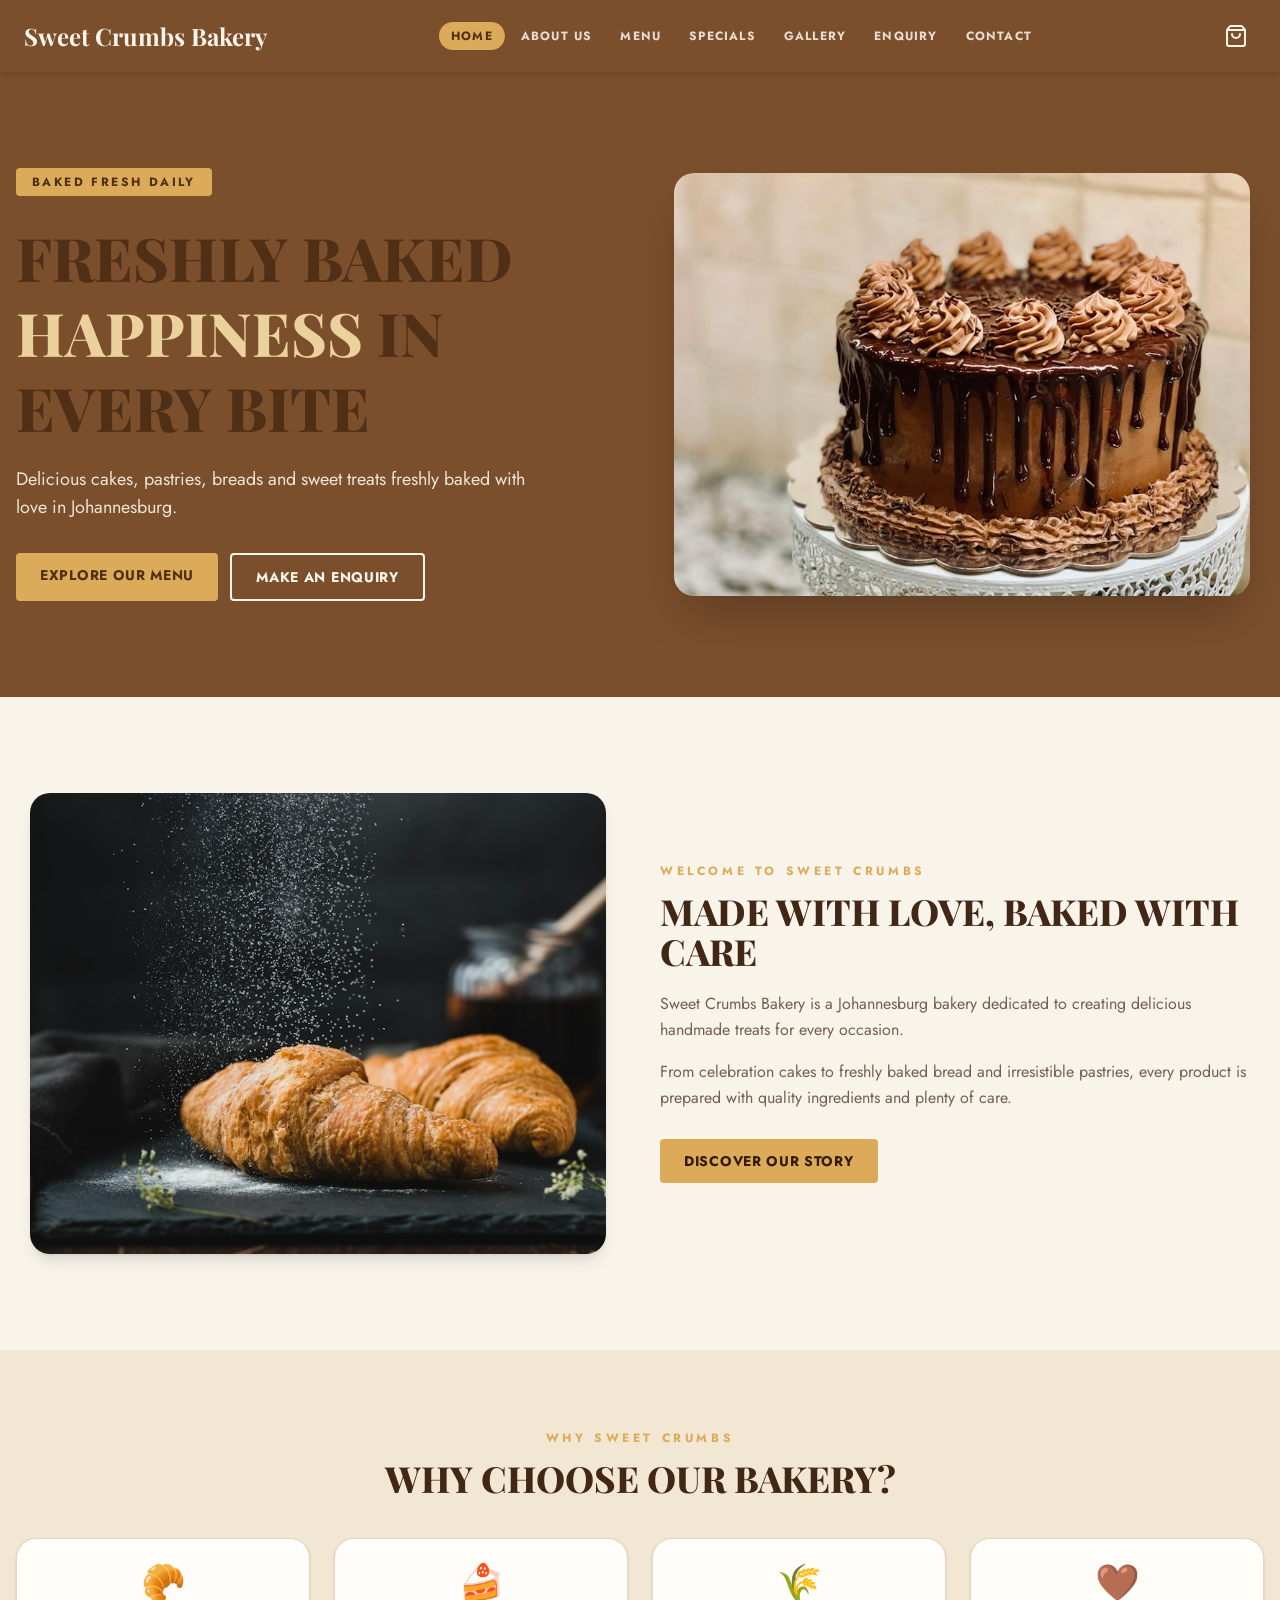
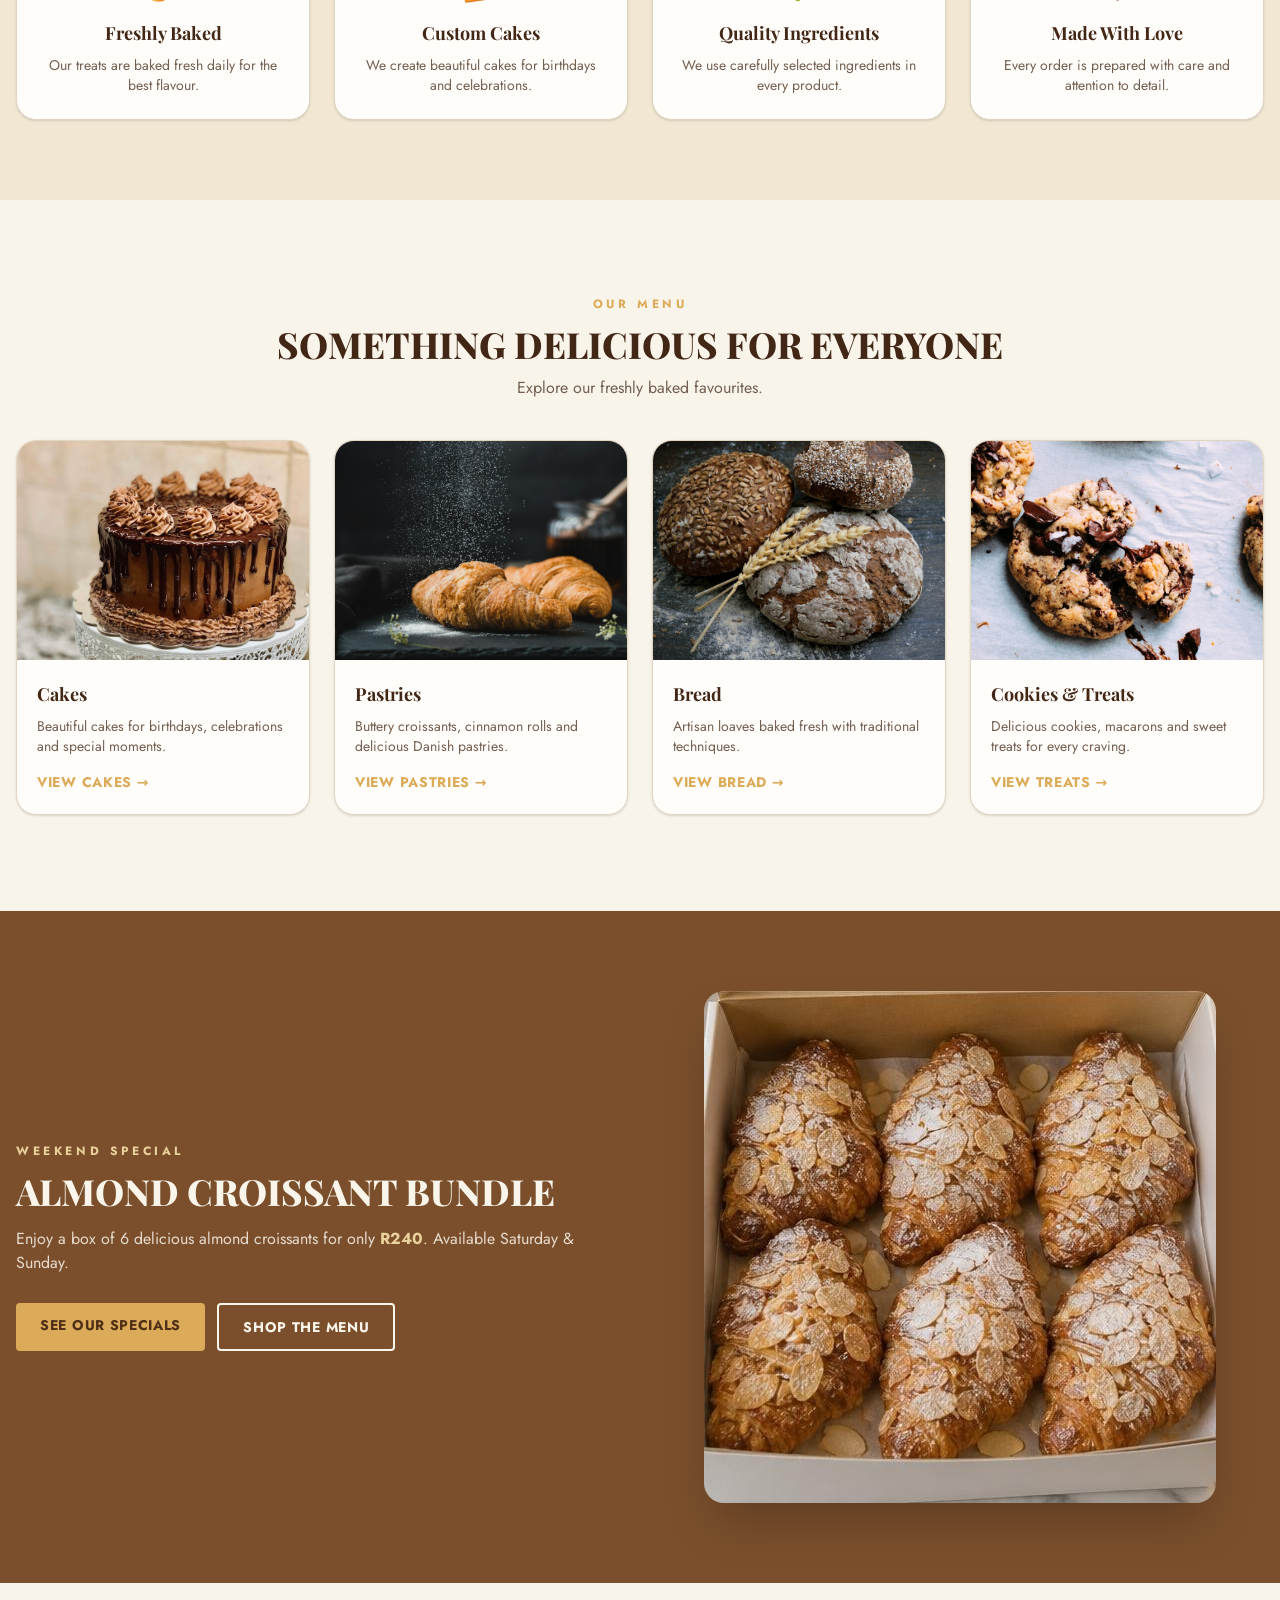
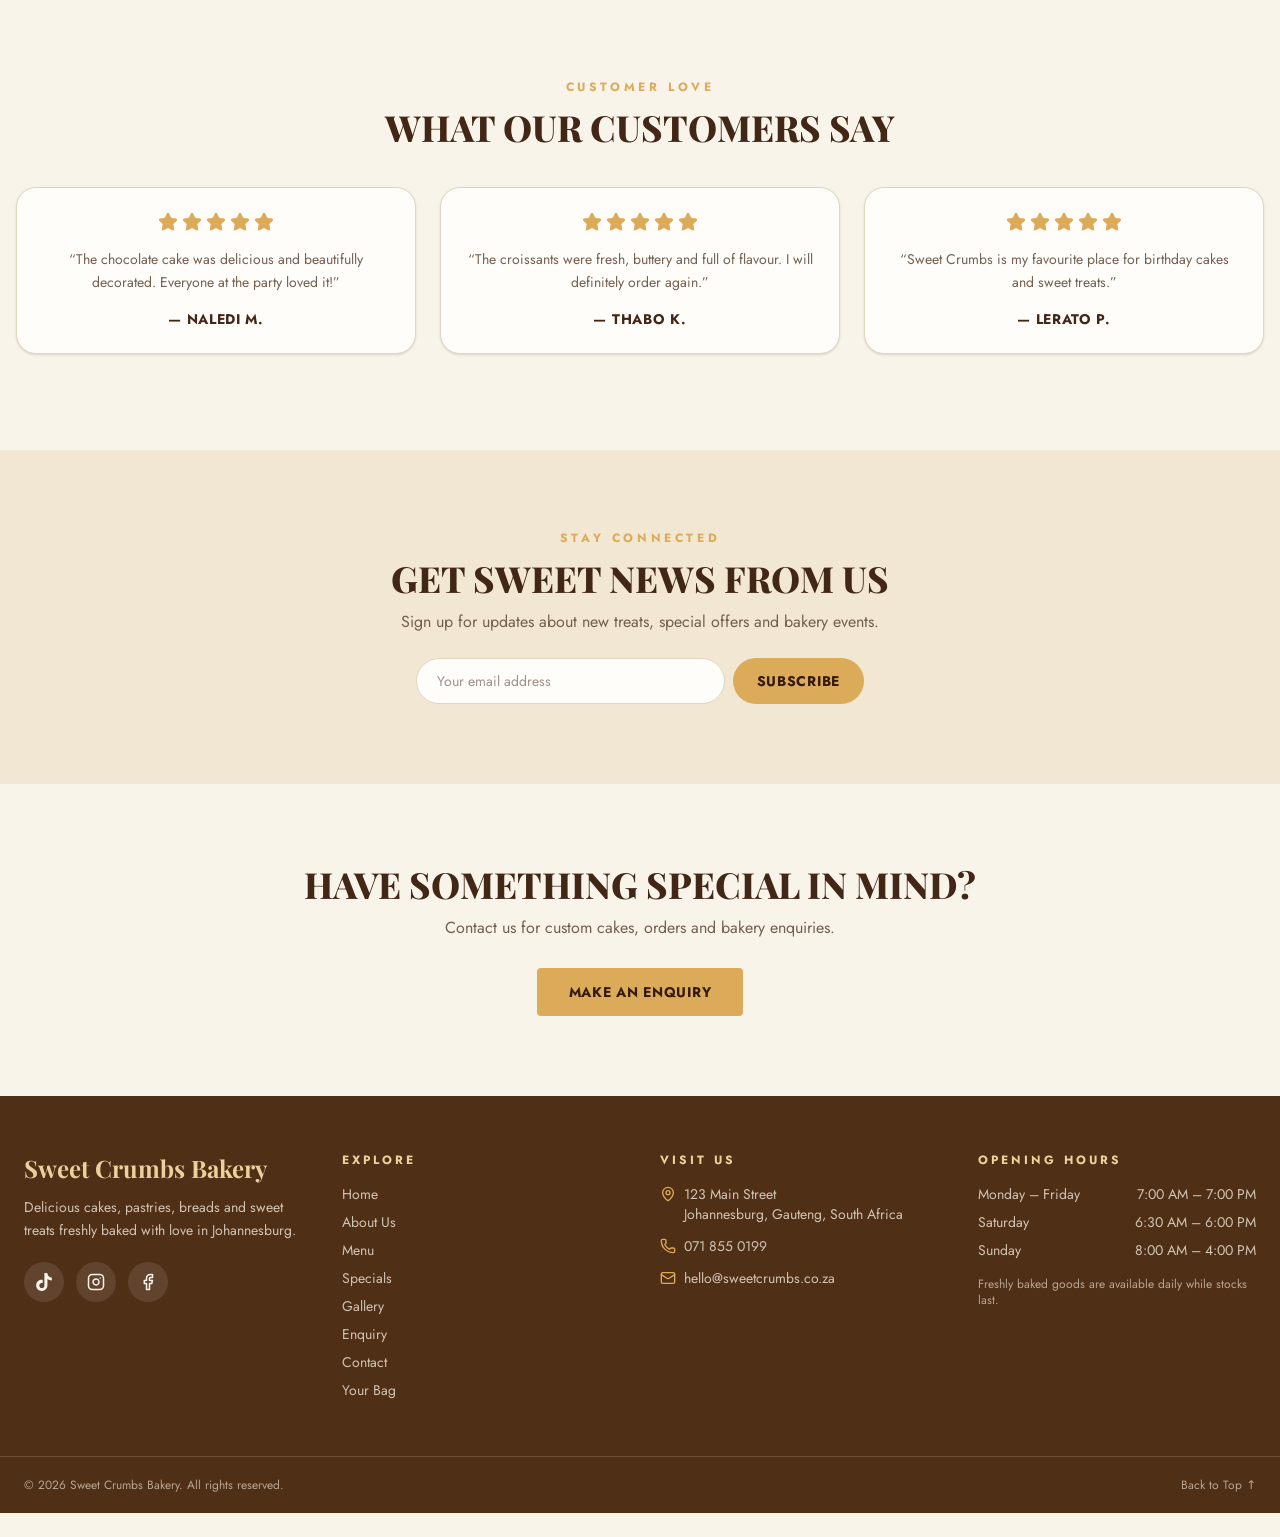
<file: index.html>
<!DOCTYPE html>
<html lang="en"><head><meta charset="utf-8"/><meta content="width=device-width, initial-scale=1" name="viewport"/><link data-precedence="default" href="styles/style.css" rel="stylesheet"/><link data-precedence="default" href="https://fonts.googleapis.com/css2?family=Playfair+Display:wght@600;700;800;900&amp;family=Jost:wght@400;500;600;700&amp;display=swap" rel="stylesheet"/><title>Sweet Crumbs Bakery | Freshly Baked Happiness in Every Bite</title><meta content="Sweet Crumbs Bakery" name="author"/><meta content="Delicious cakes, pastries, breads and sweet treats freshly baked with love in Johannesburg. Browse the menu and order from Sweet Crumbs Bakery." name="description"/><meta content="Sweet Crumbs Bakery" property="og:title"/><meta content="Delicious cakes, pastries, breads and sweet treats freshly baked with love in Johannesburg." property="og:description"/><meta content="website" property="og:type"/><meta content="summary_large_image" name="twitter:card"/><meta content="https://images.unsplash.com/photo-1578985545062-69928b1d9587?auto=format&amp;fit=crop&amp;w=1200&amp;q=80" property="og:image"/><meta content="https://images.unsplash.com/photo-1578985545062-69928b1d9587?auto=format&amp;fit=crop&amp;w=1200&amp;q=80" name="twitter:image"/><link href="Assets/favicon.ico" rel="icon" type="image/x-icon"/><link href="https://fonts.googleapis.com" rel="preconnect"/><link crossorigin="anonymous" href="https://fonts.gstatic.com" rel="preconnect"/>
<meta content="Sweet Crumbs Bakery" name="twitter:title"/><meta content="Delicious cakes, pastries, breads and sweet treats freshly baked with love in Johannesburg." name="twitter:description"/></head><body><div class="flex min-h-screen flex-col bg-background font-body text-foreground" id="top"><header class="sticky top-0 z-40 bg-bakery-brown shadow-md"><div class="mx-auto flex max-w-7xl items-center justify-between gap-4 px-4 py-4 sm:px-6"><a aria-current="page" class="font-display text-xl font-bold text-bakery-cream sm:text-2xl active" data-status="active" href="index.html">Sweet Crumbs Bakery</a><nav aria-label="Main navigation" class="hidden items-center gap-1 lg:flex"><a aria-current="page" class="rounded-full px-3 py-1.5 text-xs font-bold uppercase tracking-widest transition-colors bg-bakery-gold text-bakery-brown-deep active" data-status="active" href="index.html">Home</a><a class="rounded-full px-3 py-1.5 text-xs font-bold uppercase tracking-widest transition-colors text-bakery-cream/85 hover:text-bakery-gold-soft" href="about.html">About Us</a><a class="rounded-full px-3 py-1.5 text-xs font-bold uppercase tracking-widest transition-colors text-bakery-cream/85 hover:text-bakery-gold-soft" href="menu.html">Menu</a><a class="rounded-full px-3 py-1.5 text-xs font-bold uppercase tracking-widest transition-colors text-bakery-cream/85 hover:text-bakery-gold-soft" href="specials.html">Specials</a><a class="rounded-full px-3 py-1.5 text-xs font-bold uppercase tracking-widest transition-colors text-bakery-cream/85 hover:text-bakery-gold-soft" href="gallery.html">Gallery</a><a class="rounded-full px-3 py-1.5 text-xs font-bold uppercase tracking-widest transition-colors text-bakery-cream/85 hover:text-bakery-gold-soft" href="enquiry.html">Enquiry</a><a class="rounded-full px-3 py-1.5 text-xs font-bold uppercase tracking-widest transition-colors text-bakery-cream/85 hover:text-bakery-gold-soft" href="contact.html">Contact</a></nav><div class="flex items-center gap-2"><a aria-label="Open your bag, 0 items" class="relative inline-flex items-center justify-center rounded-full p-2 text-bakery-cream transition-colors hover:text-bakery-gold-soft" href="cart.html"><svg aria-hidden="true" class="lucide lucide-shopping-bag h-6 w-6" fill="none" height="24" stroke="currentColor" stroke-linecap="round" stroke-linejoin="round" stroke-width="2" viewbox="0 0 24 24" width="24" xmlns="http://www.w3.org/2000/svg"><path d="M16 10a4 4 0 0 1-8 0"></path><path d="M3.103 6.034h17.794"></path><path d="M3.4 5.467a2 2 0 0 0-.4 1.2V20a2 2 0 0 0 2 2h14a2 2 0 0 0 2-2V6.667a2 2 0 0 0-.4-1.2l-2-2.667A2 2 0 0 0 17 2H7a2 2 0 0 0-1.6.8z"></path></svg></a><button aria-expanded="false" aria-label="Open menu" class="inline-flex items-center justify-center rounded-full p-2 text-bakery-cream transition-colors hover:text-bakery-gold-soft lg:hidden" type="button"><svg aria-hidden="true" class="lucide lucide-menu h-6 w-6" fill="none" height="24" stroke="currentColor" stroke-linecap="round" stroke-linejoin="round" stroke-width="2" viewbox="0 0 24 24" width="24" xmlns="http://www.w3.org/2000/svg"><path d="M4 5h16"></path><path d="M4 12h16"></path><path d="M4 19h16"></path></svg></button></div></div></header><main class="flex-1"><!--$--><div><section class="bg-bakery-brown px-4 py-16 sm:py-24"><div class="mx-auto grid max-w-7xl items-center gap-10 lg:grid-cols-2"><div class="text-center lg:text-left"><span class="inline-block rounded bg-bakery-gold px-4 py-1.5 text-xs font-bold uppercase tracking-[0.2em] text-bakery-brown-deep">Baked Fresh Daily</span><h1 class="mt-6 font-display text-4xl font-extrabold uppercase leading-tight text-bakery-brown-deep sm:text-5xl lg:text-6xl">Freshly Baked<!-- --> <span class="text-bakery-gold-soft">Happiness</span> in Every Bite</h1><p class="mx-auto mt-5 max-w-lg text-lg text-bakery-cream/90 lg:mx-0">Delicious cakes, pastries, breads and sweet treats freshly baked with love in Johannesburg.</p><div class="mt-8 flex flex-wrap justify-center gap-3 lg:justify-start"><a class="rounded bg-bakery-gold px-6 py-3 text-sm font-bold uppercase tracking-wider text-bakery-brown-deep transition-colors hover:bg-bakery-gold-soft" href="menu.html">Explore Our Menu</a><a class="rounded border-2 border-bakery-cream px-6 py-3 text-sm font-bold uppercase tracking-wider text-bakery-cream transition-colors hover:bg-bakery-cream hover:text-bakery-brown-deep" href="enquiry.html">Make an Enquiry</a></div></div><div><img alt="Chocolate cake with chocolate icing" class="mx-auto w-full max-w-xl rounded-2xl shadow-2xl" src="images/photo-1578985545062-69928b1d95.jpg"/></div></div></section><section class="px-4 py-16 sm:py-24"><div class="mx-auto grid max-w-7xl items-center gap-10 lg:grid-cols-2"><div><img alt="Fresh butter croissants" class="mx-auto w-full max-w-xl rounded-2xl shadow-lg" src="images/photo-1555507036-ab1f4038808a.jpg"/></div><div class="text-center lg:text-left"><p class="text-xs font-bold uppercase tracking-[0.3em] text-primary">Welcome to Sweet Crumbs</p><h2 class="mt-3 font-display text-3xl font-extrabold uppercase text-foreground sm:text-4xl">Made With Love, Baked With Care</h2><p class="mt-5 text-base leading-relaxed text-muted-foreground">Sweet Crumbs Bakery is a Johannesburg bakery dedicated to creating delicious handmade treats for every occasion.</p><p class="mt-4 text-base leading-relaxed text-muted-foreground">From celebration cakes to freshly baked bread and irresistible pastries, every product is prepared with quality ingredients and plenty of care.</p><a class="mt-7 inline-block rounded bg-primary px-6 py-3 text-sm font-bold uppercase tracking-wider text-primary-foreground transition-colors hover:bg-primary/90" href="about.html">Discover Our Story</a></div></div></section><section class="bg-secondary px-4 py-16 sm:py-20"><div class="mx-auto max-w-7xl text-center"><p class="text-xs font-bold uppercase tracking-[0.3em] text-primary">Why Sweet Crumbs</p><h2 class="mt-3 font-display text-3xl font-extrabold uppercase text-foreground sm:text-4xl">Why Choose Our Bakery?</h2><div class="mt-10 grid gap-6 sm:grid-cols-2 lg:grid-cols-4"><div class="rounded-2xl border bg-card p-6 shadow-sm transition-shadow hover:shadow-md"><div class="text-4xl">🥐</div><h3 class="mt-4 font-display text-lg font-bold text-foreground">Freshly Baked</h3><p class="mt-2 text-sm text-muted-foreground">Our treats are baked fresh daily for the best flavour.</p></div><div class="rounded-2xl border bg-card p-6 shadow-sm transition-shadow hover:shadow-md"><div class="text-4xl">🍰</div><h3 class="mt-4 font-display text-lg font-bold text-foreground">Custom Cakes</h3><p class="mt-2 text-sm text-muted-foreground">We create beautiful cakes for birthdays and celebrations.</p></div><div class="rounded-2xl border bg-card p-6 shadow-sm transition-shadow hover:shadow-md"><div class="text-4xl">🌾</div><h3 class="mt-4 font-display text-lg font-bold text-foreground">Quality Ingredients</h3><p class="mt-2 text-sm text-muted-foreground">We use carefully selected ingredients in every product.</p></div><div class="rounded-2xl border bg-card p-6 shadow-sm transition-shadow hover:shadow-md"><div class="text-4xl">🤎</div><h3 class="mt-4 font-display text-lg font-bold text-foreground">Made With Love</h3><p class="mt-2 text-sm text-muted-foreground">Every order is prepared with care and attention to detail.</p></div></div></div></section><section class="px-4 py-16 sm:py-24"><div class="mx-auto max-w-7xl text-center"><p class="text-xs font-bold uppercase tracking-[0.3em] text-primary">Our Menu</p><h2 class="mt-3 font-display text-3xl font-extrabold uppercase text-foreground sm:text-4xl">Something Delicious for Everyone</h2><p class="mt-3 text-base text-muted-foreground">Explore our freshly baked favourites.</p><div class="mt-10 grid gap-6 sm:grid-cols-2 lg:grid-cols-4"><div class="group overflow-hidden rounded-2xl border bg-card text-left shadow-sm transition-shadow hover:shadow-md"><div class="aspect-[4/3] overflow-hidden"><img alt="Cakes" class="h-full w-full object-cover transition-transform duration-300 group-hover:scale-105" loading="lazy" src="images/photo-1578985545062-69928b1d95.jpg"/></div><div class="p-5"><h3 class="font-display text-lg font-bold text-foreground">Cakes</h3><p class="mt-2 text-sm text-muted-foreground">Beautiful cakes for birthdays, celebrations and special moments.</p><a class="mt-4 inline-block text-sm font-bold uppercase tracking-wider text-primary transition-colors hover:text-primary/80" href="menu.html">View Cakes<!-- --> →</a></div></div><div class="group overflow-hidden rounded-2xl border bg-card text-left shadow-sm transition-shadow hover:shadow-md"><div class="aspect-[4/3] overflow-hidden"><img alt="Pastries" class="h-full w-full object-cover transition-transform duration-300 group-hover:scale-105" loading="lazy" src="images/photo-1555507036-ab1f4038808a.jpg"/></div><div class="p-5"><h3 class="font-display text-lg font-bold text-foreground">Pastries</h3><p class="mt-2 text-sm text-muted-foreground">Buttery croissants, cinnamon rolls and delicious Danish pastries.</p><a class="mt-4 inline-block text-sm font-bold uppercase tracking-wider text-primary transition-colors hover:text-primary/80" href="menu.html">View Pastries<!-- --> →</a></div></div><div class="group overflow-hidden rounded-2xl border bg-card text-left shadow-sm transition-shadow hover:shadow-md"><div class="aspect-[4/3] overflow-hidden"><img alt="Bread" class="h-full w-full object-cover transition-transform duration-300 group-hover:scale-105" loading="lazy" src="images/photo-1509440159596-0249088772.jpg"/></div><div class="p-5"><h3 class="font-display text-lg font-bold text-foreground">Bread</h3><p class="mt-2 text-sm text-muted-foreground">Artisan loaves baked fresh with traditional techniques.</p><a class="mt-4 inline-block text-sm font-bold uppercase tracking-wider text-primary transition-colors hover:text-primary/80" href="menu.html">View Bread<!-- --> →</a></div></div><div class="group overflow-hidden rounded-2xl border bg-card text-left shadow-sm transition-shadow hover:shadow-md"><div class="aspect-[4/3] overflow-hidden"><img alt="Cookies &amp; Treats" class="h-full w-full object-cover transition-transform duration-300 group-hover:scale-105" loading="lazy" src="images/photo-1499636136210-6f4ee91558.jpg"/></div><div class="p-5"><h3 class="font-display text-lg font-bold text-foreground">Cookies &amp; Treats</h3><p class="mt-2 text-sm text-muted-foreground">Delicious cookies, macarons and sweet treats for every craving.</p><a class="mt-4 inline-block text-sm font-bold uppercase tracking-wider text-primary transition-colors hover:text-primary/80" href="menu.html">View Treats<!-- --> →</a></div></div></div></div></section><section class="bg-bakery-brown px-4 py-16 sm:py-20"><div class="mx-auto grid max-w-7xl items-center gap-8 lg:grid-cols-2"><div class="text-center lg:text-left"><p class="text-xs font-bold uppercase tracking-[0.3em] text-bakery-gold-soft">Weekend Special</p><h2 class="mt-3 font-display text-3xl font-extrabold uppercase text-bakery-cream sm:text-4xl">Almond Croissant Bundle</h2><p class="mt-4 text-base text-bakery-cream/85">Enjoy a box of 6 delicious almond croissants for only<!-- --> <span class="font-bold text-bakery-gold-soft">R240</span>. Available Saturday &amp; Sunday.</p><div class="mt-7 flex flex-wrap justify-center gap-3 lg:justify-start"><a class="rounded bg-bakery-gold px-6 py-3 text-sm font-bold uppercase tracking-wider text-bakery-brown-deep transition-colors hover:bg-bakery-gold-soft" href="specials.html">See Our Specials</a><a class="rounded border-2 border-bakery-cream px-6 py-3 text-sm font-bold uppercase tracking-wider text-bakery-cream transition-colors hover:bg-bakery-cream hover:text-bakery-brown-deep" href="menu.html">Shop the Menu</a></div></div><img alt="Almond croissants" class="mx-auto w-full max-w-lg rounded-2xl shadow-2xl" loading="lazy" src="images/almond-croissants.jpg"/></div></section><section class="px-4 py-16 sm:py-24"><div class="mx-auto max-w-7xl text-center"><p class="text-xs font-bold uppercase tracking-[0.3em] text-primary">Customer Love</p><h2 class="mt-3 font-display text-3xl font-extrabold uppercase text-foreground sm:text-4xl">What Our Customers Say</h2><div class="mt-10 grid gap-6 md:grid-cols-3"><div class="rounded-2xl border bg-card p-6 shadow-sm"><div class="flex justify-center gap-1 text-primary"><svg aria-hidden="true" class="lucide lucide-star h-5 w-5 fill-current" fill="none" height="24" stroke="currentColor" stroke-linecap="round" stroke-linejoin="round" stroke-width="2" viewbox="0 0 24 24" width="24" xmlns="http://www.w3.org/2000/svg"><path d="M11.525 2.295a.53.53 0 0 1 .95 0l2.31 4.679a2.123 2.123 0 0 0 1.595 1.16l5.166.756a.53.53 0 0 1 .294.904l-3.736 3.638a2.123 2.123 0 0 0-.611 1.878l.882 5.14a.53.53 0 0 1-.771.56l-4.618-2.428a2.122 2.122 0 0 0-1.973 0L6.396 21.01a.53.53 0 0 1-.77-.56l.881-5.139a2.122 2.122 0 0 0-.611-1.879L2.16 9.795a.53.53 0 0 1 .294-.906l5.165-.755a2.122 2.122 0 0 0 1.597-1.16z"></path></svg><svg aria-hidden="true" class="lucide lucide-star h-5 w-5 fill-current" fill="none" height="24" stroke="currentColor" stroke-linecap="round" stroke-linejoin="round" stroke-width="2" viewbox="0 0 24 24" width="24" xmlns="http://www.w3.org/2000/svg"><path d="M11.525 2.295a.53.53 0 0 1 .95 0l2.31 4.679a2.123 2.123 0 0 0 1.595 1.16l5.166.756a.53.53 0 0 1 .294.904l-3.736 3.638a2.123 2.123 0 0 0-.611 1.878l.882 5.14a.53.53 0 0 1-.771.56l-4.618-2.428a2.122 2.122 0 0 0-1.973 0L6.396 21.01a.53.53 0 0 1-.77-.56l.881-5.139a2.122 2.122 0 0 0-.611-1.879L2.16 9.795a.53.53 0 0 1 .294-.906l5.165-.755a2.122 2.122 0 0 0 1.597-1.16z"></path></svg><svg aria-hidden="true" class="lucide lucide-star h-5 w-5 fill-current" fill="none" height="24" stroke="currentColor" stroke-linecap="round" stroke-linejoin="round" stroke-width="2" viewbox="0 0 24 24" width="24" xmlns="http://www.w3.org/2000/svg"><path d="M11.525 2.295a.53.53 0 0 1 .95 0l2.31 4.679a2.123 2.123 0 0 0 1.595 1.16l5.166.756a.53.53 0 0 1 .294.904l-3.736 3.638a2.123 2.123 0 0 0-.611 1.878l.882 5.14a.53.53 0 0 1-.771.56l-4.618-2.428a2.122 2.122 0 0 0-1.973 0L6.396 21.01a.53.53 0 0 1-.77-.56l.881-5.139a2.122 2.122 0 0 0-.611-1.879L2.16 9.795a.53.53 0 0 1 .294-.906l5.165-.755a2.122 2.122 0 0 0 1.597-1.16z"></path></svg><svg aria-hidden="true" class="lucide lucide-star h-5 w-5 fill-current" fill="none" height="24" stroke="currentColor" stroke-linecap="round" stroke-linejoin="round" stroke-width="2" viewbox="0 0 24 24" width="24" xmlns="http://www.w3.org/2000/svg"><path d="M11.525 2.295a.53.53 0 0 1 .95 0l2.31 4.679a2.123 2.123 0 0 0 1.595 1.16l5.166.756a.53.53 0 0 1 .294.904l-3.736 3.638a2.123 2.123 0 0 0-.611 1.878l.882 5.14a.53.53 0 0 1-.771.56l-4.618-2.428a2.122 2.122 0 0 0-1.973 0L6.396 21.01a.53.53 0 0 1-.77-.56l.881-5.139a2.122 2.122 0 0 0-.611-1.879L2.16 9.795a.53.53 0 0 1 .294-.906l5.165-.755a2.122 2.122 0 0 0 1.597-1.16z"></path></svg><svg aria-hidden="true" class="lucide lucide-star h-5 w-5 fill-current" fill="none" height="24" stroke="currentColor" stroke-linecap="round" stroke-linejoin="round" stroke-width="2" viewbox="0 0 24 24" width="24" xmlns="http://www.w3.org/2000/svg"><path d="M11.525 2.295a.53.53 0 0 1 .95 0l2.31 4.679a2.123 2.123 0 0 0 1.595 1.16l5.166.756a.53.53 0 0 1 .294.904l-3.736 3.638a2.123 2.123 0 0 0-.611 1.878l.882 5.14a.53.53 0 0 1-.771.56l-4.618-2.428a2.122 2.122 0 0 0-1.973 0L6.396 21.01a.53.53 0 0 1-.77-.56l.881-5.139a2.122 2.122 0 0 0-.611-1.879L2.16 9.795a.53.53 0 0 1 .294-.906l5.165-.755a2.122 2.122 0 0 0 1.597-1.16z"></path></svg></div><p class="mt-4 text-sm leading-relaxed text-muted-foreground">“<!-- -->The chocolate cake was delicious and beautifully decorated. Everyone at the party loved it!<!-- -->”</p><p class="mt-4 text-sm font-bold uppercase tracking-wider text-foreground">— <!-- -->Naledi M.</p></div><div class="rounded-2xl border bg-card p-6 shadow-sm"><div class="flex justify-center gap-1 text-primary"><svg aria-hidden="true" class="lucide lucide-star h-5 w-5 fill-current" fill="none" height="24" stroke="currentColor" stroke-linecap="round" stroke-linejoin="round" stroke-width="2" viewbox="0 0 24 24" width="24" xmlns="http://www.w3.org/2000/svg"><path d="M11.525 2.295a.53.53 0 0 1 .95 0l2.31 4.679a2.123 2.123 0 0 0 1.595 1.16l5.166.756a.53.53 0 0 1 .294.904l-3.736 3.638a2.123 2.123 0 0 0-.611 1.878l.882 5.14a.53.53 0 0 1-.771.56l-4.618-2.428a2.122 2.122 0 0 0-1.973 0L6.396 21.01a.53.53 0 0 1-.77-.56l.881-5.139a2.122 2.122 0 0 0-.611-1.879L2.16 9.795a.53.53 0 0 1 .294-.906l5.165-.755a2.122 2.122 0 0 0 1.597-1.16z"></path></svg><svg aria-hidden="true" class="lucide lucide-star h-5 w-5 fill-current" fill="none" height="24" stroke="currentColor" stroke-linecap="round" stroke-linejoin="round" stroke-width="2" viewbox="0 0 24 24" width="24" xmlns="http://www.w3.org/2000/svg"><path d="M11.525 2.295a.53.53 0 0 1 .95 0l2.31 4.679a2.123 2.123 0 0 0 1.595 1.16l5.166.756a.53.53 0 0 1 .294.904l-3.736 3.638a2.123 2.123 0 0 0-.611 1.878l.882 5.14a.53.53 0 0 1-.771.56l-4.618-2.428a2.122 2.122 0 0 0-1.973 0L6.396 21.01a.53.53 0 0 1-.77-.56l.881-5.139a2.122 2.122 0 0 0-.611-1.879L2.16 9.795a.53.53 0 0 1 .294-.906l5.165-.755a2.122 2.122 0 0 0 1.597-1.16z"></path></svg><svg aria-hidden="true" class="lucide lucide-star h-5 w-5 fill-current" fill="none" height="24" stroke="currentColor" stroke-linecap="round" stroke-linejoin="round" stroke-width="2" viewbox="0 0 24 24" width="24" xmlns="http://www.w3.org/2000/svg"><path d="M11.525 2.295a.53.53 0 0 1 .95 0l2.31 4.679a2.123 2.123 0 0 0 1.595 1.16l5.166.756a.53.53 0 0 1 .294.904l-3.736 3.638a2.123 2.123 0 0 0-.611 1.878l.882 5.14a.53.53 0 0 1-.771.56l-4.618-2.428a2.122 2.122 0 0 0-1.973 0L6.396 21.01a.53.53 0 0 1-.77-.56l.881-5.139a2.122 2.122 0 0 0-.611-1.879L2.16 9.795a.53.53 0 0 1 .294-.906l5.165-.755a2.122 2.122 0 0 0 1.597-1.16z"></path></svg><svg aria-hidden="true" class="lucide lucide-star h-5 w-5 fill-current" fill="none" height="24" stroke="currentColor" stroke-linecap="round" stroke-linejoin="round" stroke-width="2" viewbox="0 0 24 24" width="24" xmlns="http://www.w3.org/2000/svg"><path d="M11.525 2.295a.53.53 0 0 1 .95 0l2.31 4.679a2.123 2.123 0 0 0 1.595 1.16l5.166.756a.53.53 0 0 1 .294.904l-3.736 3.638a2.123 2.123 0 0 0-.611 1.878l.882 5.14a.53.53 0 0 1-.771.56l-4.618-2.428a2.122 2.122 0 0 0-1.973 0L6.396 21.01a.53.53 0 0 1-.77-.56l.881-5.139a2.122 2.122 0 0 0-.611-1.879L2.16 9.795a.53.53 0 0 1 .294-.906l5.165-.755a2.122 2.122 0 0 0 1.597-1.16z"></path></svg><svg aria-hidden="true" class="lucide lucide-star h-5 w-5 fill-current" fill="none" height="24" stroke="currentColor" stroke-linecap="round" stroke-linejoin="round" stroke-width="2" viewbox="0 0 24 24" width="24" xmlns="http://www.w3.org/2000/svg"><path d="M11.525 2.295a.53.53 0 0 1 .95 0l2.31 4.679a2.123 2.123 0 0 0 1.595 1.16l5.166.756a.53.53 0 0 1 .294.904l-3.736 3.638a2.123 2.123 0 0 0-.611 1.878l.882 5.14a.53.53 0 0 1-.771.56l-4.618-2.428a2.122 2.122 0 0 0-1.973 0L6.396 21.01a.53.53 0 0 1-.77-.56l.881-5.139a2.122 2.122 0 0 0-.611-1.879L2.16 9.795a.53.53 0 0 1 .294-.906l5.165-.755a2.122 2.122 0 0 0 1.597-1.16z"></path></svg></div><p class="mt-4 text-sm leading-relaxed text-muted-foreground">“<!-- -->The croissants were fresh, buttery and full of flavour. I will definitely order again.<!-- -->”</p><p class="mt-4 text-sm font-bold uppercase tracking-wider text-foreground">— <!-- -->Thabo K.</p></div><div class="rounded-2xl border bg-card p-6 shadow-sm"><div class="flex justify-center gap-1 text-primary"><svg aria-hidden="true" class="lucide lucide-star h-5 w-5 fill-current" fill="none" height="24" stroke="currentColor" stroke-linecap="round" stroke-linejoin="round" stroke-width="2" viewbox="0 0 24 24" width="24" xmlns="http://www.w3.org/2000/svg"><path d="M11.525 2.295a.53.53 0 0 1 .95 0l2.31 4.679a2.123 2.123 0 0 0 1.595 1.16l5.166.756a.53.53 0 0 1 .294.904l-3.736 3.638a2.123 2.123 0 0 0-.611 1.878l.882 5.14a.53.53 0 0 1-.771.56l-4.618-2.428a2.122 2.122 0 0 0-1.973 0L6.396 21.01a.53.53 0 0 1-.77-.56l.881-5.139a2.122 2.122 0 0 0-.611-1.879L2.16 9.795a.53.53 0 0 1 .294-.906l5.165-.755a2.122 2.122 0 0 0 1.597-1.16z"></path></svg><svg aria-hidden="true" class="lucide lucide-star h-5 w-5 fill-current" fill="none" height="24" stroke="currentColor" stroke-linecap="round" stroke-linejoin="round" stroke-width="2" viewbox="0 0 24 24" width="24" xmlns="http://www.w3.org/2000/svg"><path d="M11.525 2.295a.53.53 0 0 1 .95 0l2.31 4.679a2.123 2.123 0 0 0 1.595 1.16l5.166.756a.53.53 0 0 1 .294.904l-3.736 3.638a2.123 2.123 0 0 0-.611 1.878l.882 5.14a.53.53 0 0 1-.771.56l-4.618-2.428a2.122 2.122 0 0 0-1.973 0L6.396 21.01a.53.53 0 0 1-.77-.56l.881-5.139a2.122 2.122 0 0 0-.611-1.879L2.16 9.795a.53.53 0 0 1 .294-.906l5.165-.755a2.122 2.122 0 0 0 1.597-1.16z"></path></svg><svg aria-hidden="true" class="lucide lucide-star h-5 w-5 fill-current" fill="none" height="24" stroke="currentColor" stroke-linecap="round" stroke-linejoin="round" stroke-width="2" viewbox="0 0 24 24" width="24" xmlns="http://www.w3.org/2000/svg"><path d="M11.525 2.295a.53.53 0 0 1 .95 0l2.31 4.679a2.123 2.123 0 0 0 1.595 1.16l5.166.756a.53.53 0 0 1 .294.904l-3.736 3.638a2.123 2.123 0 0 0-.611 1.878l.882 5.14a.53.53 0 0 1-.771.56l-4.618-2.428a2.122 2.122 0 0 0-1.973 0L6.396 21.01a.53.53 0 0 1-.77-.56l.881-5.139a2.122 2.122 0 0 0-.611-1.879L2.16 9.795a.53.53 0 0 1 .294-.906l5.165-.755a2.122 2.122 0 0 0 1.597-1.16z"></path></svg><svg aria-hidden="true" class="lucide lucide-star h-5 w-5 fill-current" fill="none" height="24" stroke="currentColor" stroke-linecap="round" stroke-linejoin="round" stroke-width="2" viewbox="0 0 24 24" width="24" xmlns="http://www.w3.org/2000/svg"><path d="M11.525 2.295a.53.53 0 0 1 .95 0l2.31 4.679a2.123 2.123 0 0 0 1.595 1.16l5.166.756a.53.53 0 0 1 .294.904l-3.736 3.638a2.123 2.123 0 0 0-.611 1.878l.882 5.14a.53.53 0 0 1-.771.56l-4.618-2.428a2.122 2.122 0 0 0-1.973 0L6.396 21.01a.53.53 0 0 1-.77-.56l.881-5.139a2.122 2.122 0 0 0-.611-1.879L2.16 9.795a.53.53 0 0 1 .294-.906l5.165-.755a2.122 2.122 0 0 0 1.597-1.16z"></path></svg><svg aria-hidden="true" class="lucide lucide-star h-5 w-5 fill-current" fill="none" height="24" stroke="currentColor" stroke-linecap="round" stroke-linejoin="round" stroke-width="2" viewbox="0 0 24 24" width="24" xmlns="http://www.w3.org/2000/svg"><path d="M11.525 2.295a.53.53 0 0 1 .95 0l2.31 4.679a2.123 2.123 0 0 0 1.595 1.16l5.166.756a.53.53 0 0 1 .294.904l-3.736 3.638a2.123 2.123 0 0 0-.611 1.878l.882 5.14a.53.53 0 0 1-.771.56l-4.618-2.428a2.122 2.122 0 0 0-1.973 0L6.396 21.01a.53.53 0 0 1-.77-.56l.881-5.139a2.122 2.122 0 0 0-.611-1.879L2.16 9.795a.53.53 0 0 1 .294-.906l5.165-.755a2.122 2.122 0 0 0 1.597-1.16z"></path></svg></div><p class="mt-4 text-sm leading-relaxed text-muted-foreground">“<!-- -->Sweet Crumbs is my favourite place for birthday cakes and sweet treats.<!-- -->”</p><p class="mt-4 text-sm font-bold uppercase tracking-wider text-foreground">— <!-- -->Lerato P.</p></div></div></div></section><section class="bg-secondary px-4 py-16 sm:py-20"><div class="mx-auto max-w-2xl text-center"><p class="text-xs font-bold uppercase tracking-[0.3em] text-primary">Stay Connected</p><h2 class="mt-3 font-display text-3xl font-extrabold uppercase text-foreground sm:text-4xl">Get Sweet News From Us</h2><p class="mt-3 text-base text-muted-foreground">Sign up for updates about new treats, special offers and bakery events.</p><form class="mx-auto mt-6 flex max-w-md gap-2"><input aria-label="Your email address" class="w-full rounded-full border bg-card px-5 py-3 text-sm text-foreground outline-none ring-primary focus:ring-2" placeholder="Your email address" required="" type="email"/><button class="shrink-0 rounded-full bg-primary px-6 py-3 text-sm font-bold uppercase tracking-wider text-primary-foreground transition-colors hover:bg-primary/90" type="submit">Subscribe</button></form></div></section><section class="px-4 py-16 text-center sm:py-20"><div class="mx-auto max-w-2xl"><h2 class="font-display text-3xl font-extrabold uppercase text-foreground sm:text-4xl">Have Something Special in Mind?</h2><p class="mt-3 text-base text-muted-foreground">Contact us for custom cakes, orders and bakery enquiries.</p><a class="mt-7 inline-block rounded bg-primary px-8 py-3.5 text-sm font-bold uppercase tracking-wider text-primary-foreground transition-colors hover:bg-primary/90" href="enquiry.html">Make an Enquiry</a></div></section></div><!--/$--></main><footer class="bg-bakery-brown-deep text-bakery-cream"><div class="mx-auto grid max-w-7xl gap-10 px-4 py-14 sm:px-6 md:grid-cols-2 lg:grid-cols-4"><div><p class="font-display text-2xl font-bold text-bakery-gold-soft">Sweet Crumbs Bakery</p><p class="mt-3 text-sm leading-relaxed text-bakery-cream/75">Delicious cakes, pastries, breads and sweet treats freshly baked with love in Johannesburg.</p><div class="mt-5 flex items-center gap-3"><a aria-label="Follow us on TikTok (opens in a new tab)" class="inline-flex h-10 w-10 items-center justify-center rounded-full bg-bakery-cream/10 text-bakery-cream transition-colors hover:bg-bakery-gold hover:text-bakery-brown-deep" href="https://www.tiktok.com/@sweetcrumbsbakery" rel="noopener noreferrer" target="_blank"><svg aria-hidden="true" class="h-4.5 w-4.5" fill="currentColor" viewbox="0 0 24 24"><path d="M12.53.02C13.84 0 15.14.01 16.44 0c.08 1.53.63 3.09 1.75 4.17 1.12 1.11 2.7 1.62 4.24 1.79v4.03c-1.44-.05-2.89-.35-4.2-.97-.57-.26-1.1-.59-1.62-.93-.01 2.92.01 5.84-.02 8.75-.08 1.4-.54 2.79-1.35 3.94-1.31 1.92-3.58 3.17-5.91 3.21-1.43.08-2.86-.31-4.08-1.03-2.02-1.19-3.44-3.37-3.65-5.71-.02-.5-.03-1-.01-1.49.18-1.9 1.12-3.72 2.58-4.96 1.66-1.44 3.98-2.13 6.15-1.72.02 1.48-.04 2.96-.04 4.44-.99-.32-2.15-.23-3.02.37-.63.41-1.11 1.04-1.36 1.75-.21.51-.15 1.07-.14 1.61.24 1.64 1.82 3.02 3.5 2.87 1.12-.01 2.19-.66 2.77-1.61.19-.33.4-.67.41-1.06.1-1.79.06-3.57.07-5.36.01-4.03-.01-8.05.02-12.07z"></path></svg></a><a aria-label="Follow us on Instagram (opens in a new tab)" class="inline-flex h-10 w-10 items-center justify-center rounded-full bg-bakery-cream/10 text-bakery-cream transition-colors hover:bg-bakery-gold hover:text-bakery-brown-deep" href="https://www.instagram.com/sweetcrumbsbakery" rel="noopener noreferrer" target="_blank"><svg aria-hidden="true" class="lucide lucide-instagram h-4.5 w-4.5" fill="none" height="24" stroke="currentColor" stroke-linecap="round" stroke-linejoin="round" stroke-width="2" viewbox="0 0 24 24" width="24" xmlns="http://www.w3.org/2000/svg"><rect height="20" rx="5" ry="5" width="20" x="2" y="2"></rect><path d="M16 11.37A4 4 0 1 1 12.63 8 4 4 0 0 1 16 11.37z"></path><line x1="17.5" x2="17.51" y1="6.5" y2="6.5"></line></svg></a><a aria-label="Follow us on Facebook (opens in a new tab)" class="inline-flex h-10 w-10 items-center justify-center rounded-full bg-bakery-cream/10 text-bakery-cream transition-colors hover:bg-bakery-gold hover:text-bakery-brown-deep" href="https://www.facebook.com/sweetcrumbsbakery" rel="noopener noreferrer" target="_blank"><svg aria-hidden="true" class="lucide lucide-facebook h-4.5 w-4.5" fill="none" height="24" stroke="currentColor" stroke-linecap="round" stroke-linejoin="round" stroke-width="2" viewbox="0 0 24 24" width="24" xmlns="http://www.w3.org/2000/svg"><path d="M18 2h-3a5 5 0 0 0-5 5v3H7v4h3v8h4v-8h3l1-4h-4V7a1 1 0 0 1 1-1h3z"></path></svg></a></div></div><div><h3 class="text-xs font-bold uppercase tracking-[0.25em] text-bakery-gold-soft">Explore</h3><ul class="mt-4 space-y-2 text-sm"><li><a aria-current="page" class="text-bakery-cream/75 transition-colors hover:text-bakery-gold-soft active" data-status="active" href="index.html">Home</a></li><li><a class="text-bakery-cream/75 transition-colors hover:text-bakery-gold-soft" href="about.html">About Us</a></li><li><a class="text-bakery-cream/75 transition-colors hover:text-bakery-gold-soft" href="menu.html">Menu</a></li><li><a class="text-bakery-cream/75 transition-colors hover:text-bakery-gold-soft" href="specials.html">Specials</a></li><li><a class="text-bakery-cream/75 transition-colors hover:text-bakery-gold-soft" href="gallery.html">Gallery</a></li><li><a class="text-bakery-cream/75 transition-colors hover:text-bakery-gold-soft" href="enquiry.html">Enquiry</a></li><li><a class="text-bakery-cream/75 transition-colors hover:text-bakery-gold-soft" href="contact.html">Contact</a></li><li><a class="text-bakery-cream/75 transition-colors hover:text-bakery-gold-soft" href="cart.html">Your Bag</a></li></ul></div><div><h3 class="text-xs font-bold uppercase tracking-[0.25em] text-bakery-gold-soft">Visit Us</h3><ul class="mt-4 space-y-3 text-sm text-bakery-cream/75"><li class="flex items-start gap-2"><svg aria-hidden="true" class="lucide lucide-map-pin mt-0.5 h-4 w-4 shrink-0 text-bakery-gold" fill="none" height="24" stroke="currentColor" stroke-linecap="round" stroke-linejoin="round" stroke-width="2" viewbox="0 0 24 24" width="24" xmlns="http://www.w3.org/2000/svg"><path d="M20 10c0 4.993-5.539 10.193-7.399 11.799a1 1 0 0 1-1.202 0C9.539 20.193 4 14.993 4 10a8 8 0 0 1 16 0"></path><circle cx="12" cy="10" r="3"></circle></svg><span>123 Main Street<br/>Johannesburg, Gauteng, South Africa</span></li><li class="flex items-center gap-2"><svg aria-hidden="true" class="lucide lucide-phone h-4 w-4 shrink-0 text-bakery-gold" fill="none" height="24" stroke="currentColor" stroke-linecap="round" stroke-linejoin="round" stroke-width="2" viewbox="0 0 24 24" width="24" xmlns="http://www.w3.org/2000/svg"><path d="M13.832 16.568a1 1 0 0 0 1.213-.303l.355-.465A2 2 0 0 1 17 15h3a2 2 0 0 1 2 2v3a2 2 0 0 1-2 2A18 18 0 0 1 2 4a2 2 0 0 1 2-2h3a2 2 0 0 1 2 2v3a2 2 0 0 1-.8 1.6l-.468.351a1 1 0 0 0-.292 1.233 14 14 0 0 0 6.392 6.384"></path></svg><span>071 855 0199</span></li><li class="flex items-center gap-2"><svg aria-hidden="true" class="lucide lucide-mail h-4 w-4 shrink-0 text-bakery-gold" fill="none" height="24" stroke="currentColor" stroke-linecap="round" stroke-linejoin="round" stroke-width="2" viewbox="0 0 24 24" width="24" xmlns="http://www.w3.org/2000/svg"><path d="m22 7-8.991 5.727a2 2 0 0 1-2.009 0L2 7"></path><rect height="16" rx="2" width="20" x="2" y="4"></rect></svg><span>hello@sweetcrumbs.co.za</span></li></ul></div><div><h3 class="text-xs font-bold uppercase tracking-[0.25em] text-bakery-gold-soft">Opening Hours</h3><ul class="mt-4 space-y-2 text-sm text-bakery-cream/75"><li class="flex justify-between gap-4"><span>Monday – Friday</span><span>7:00 AM – 7:00 PM</span></li><li class="flex justify-between gap-4"><span>Saturday</span><span>6:30 AM – 6:00 PM</span></li><li class="flex justify-between gap-4"><span>Sunday</span><span>8:00 AM – 4:00 PM</span></li></ul><p class="mt-4 text-xs text-bakery-cream/60">Freshly baked goods are available daily while stocks last.</p></div></div><div class="border-t border-bakery-cream/15"><div class="mx-auto flex max-w-7xl flex-col items-center justify-between gap-3 px-4 py-5 text-xs text-bakery-cream/60 sm:flex-row sm:px-6"><p>© <!-- -->2026<!-- --> Sweet Crumbs Bakery. All rights reserved.</p><a class="transition-colors hover:text-bakery-gold-soft" href="#top">Back to Top ↑</a></div></div></footer></div>
<span aria-hidden="true" id="lovable-badge-divider"></span>
<button aria-label="Dismiss" id="lovable-badge-close" title="Dismiss" type="button">
<svg aria-hidden="true" fill="none" height="16" viewbox="0 0 16 16" width="16" xmlns="http://www.w3.org/2000/svg">
<path d="M10.646 4.646a.5.5 0 1 1 .707.708L8.707 8l2.646 2.646a.5.5 0 1 1-.707.707L8 8.707l-2.646 2.646a.5.5 0 1 1-.708-.707L7.293 8 4.646 5.354a.5.5 0 1 1 .708-.708L8 7.293l2.646-2.647Z"></path>
</svg>
</button>
<script src="scripts/main.js"></script></body></html>
</file>
